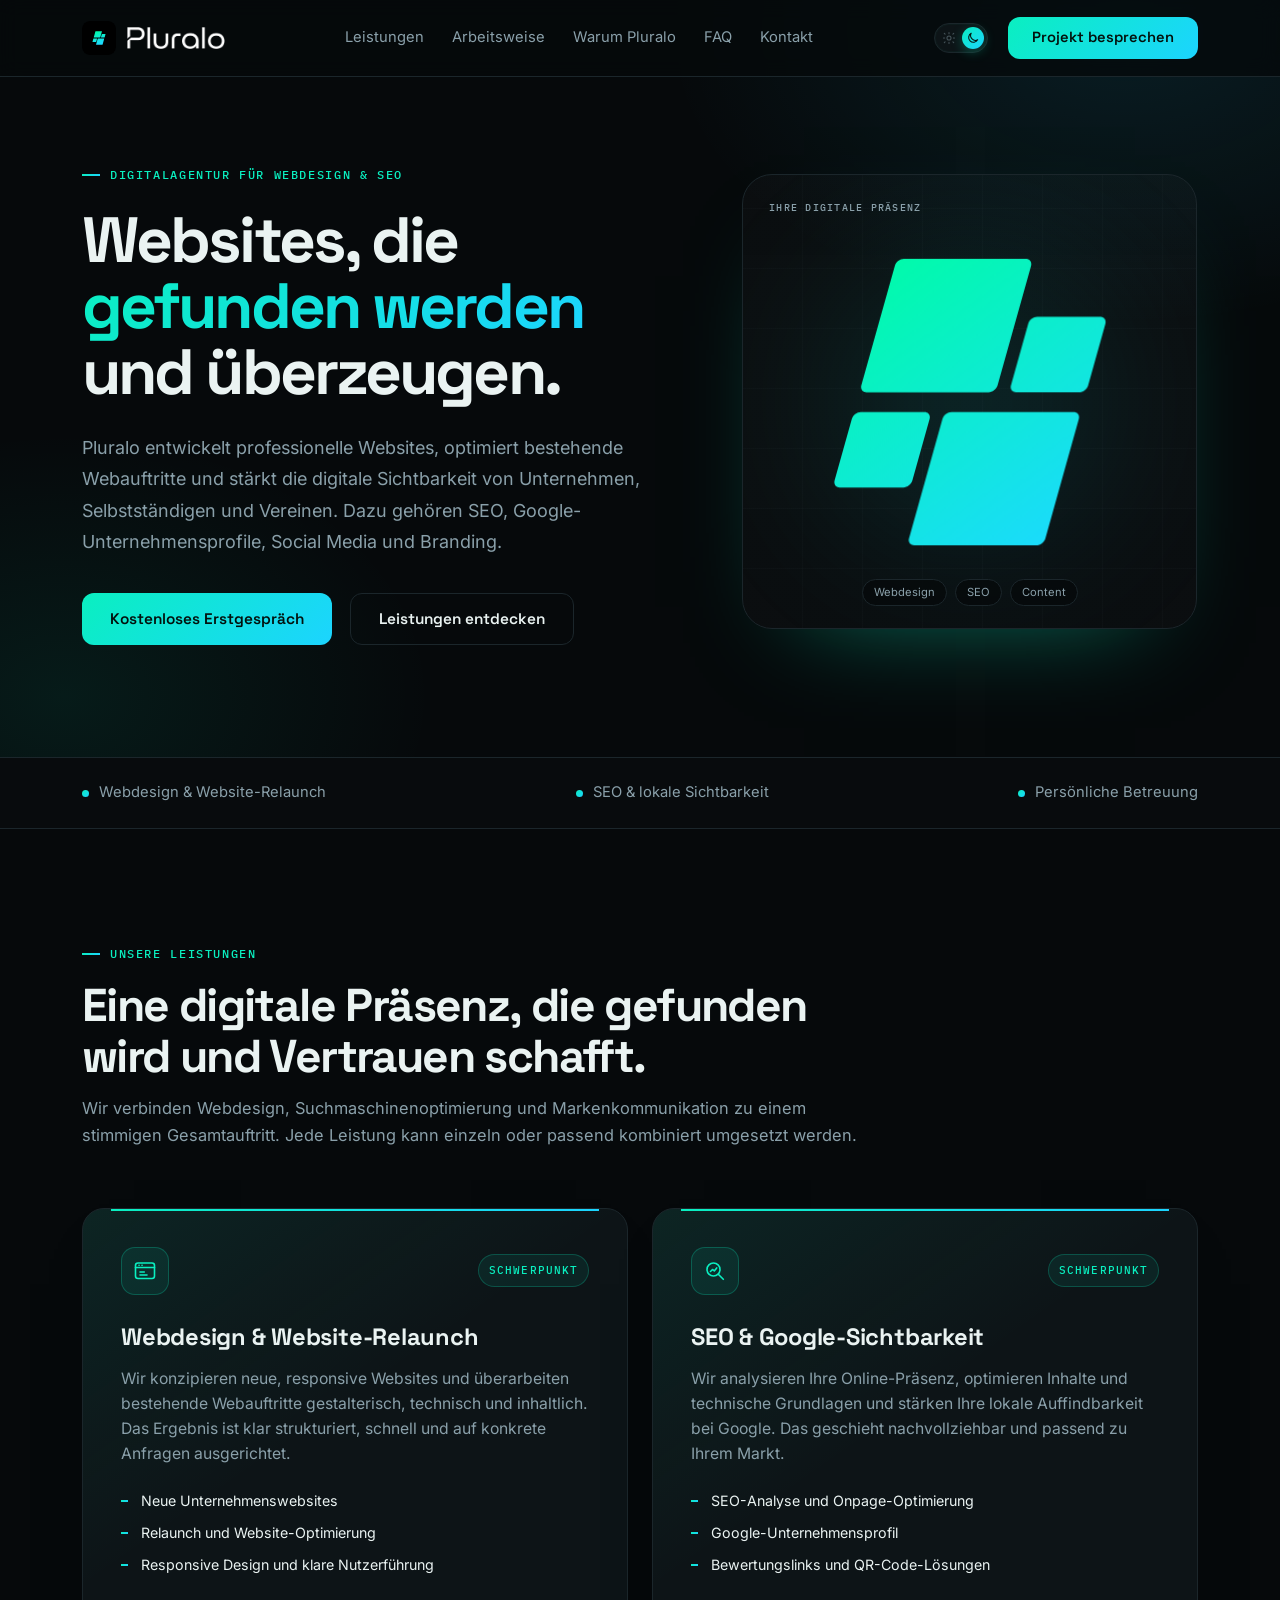
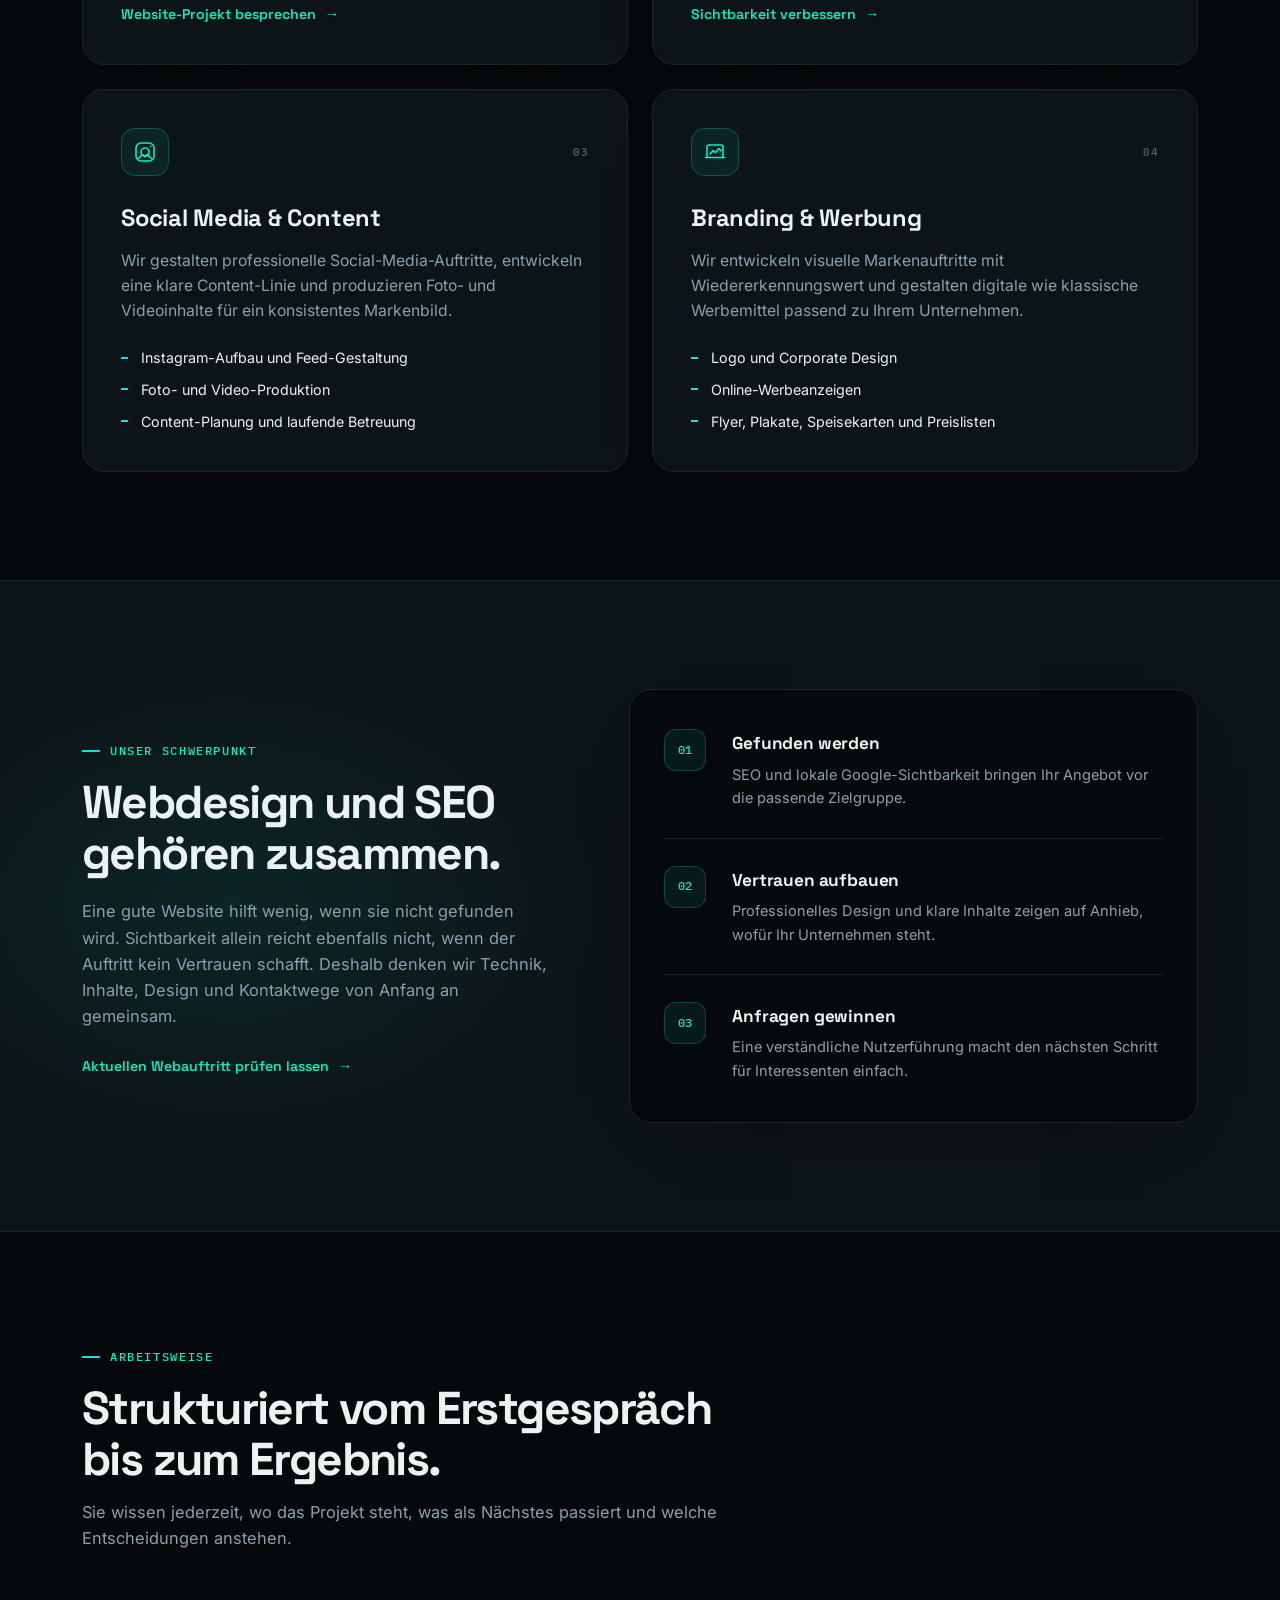
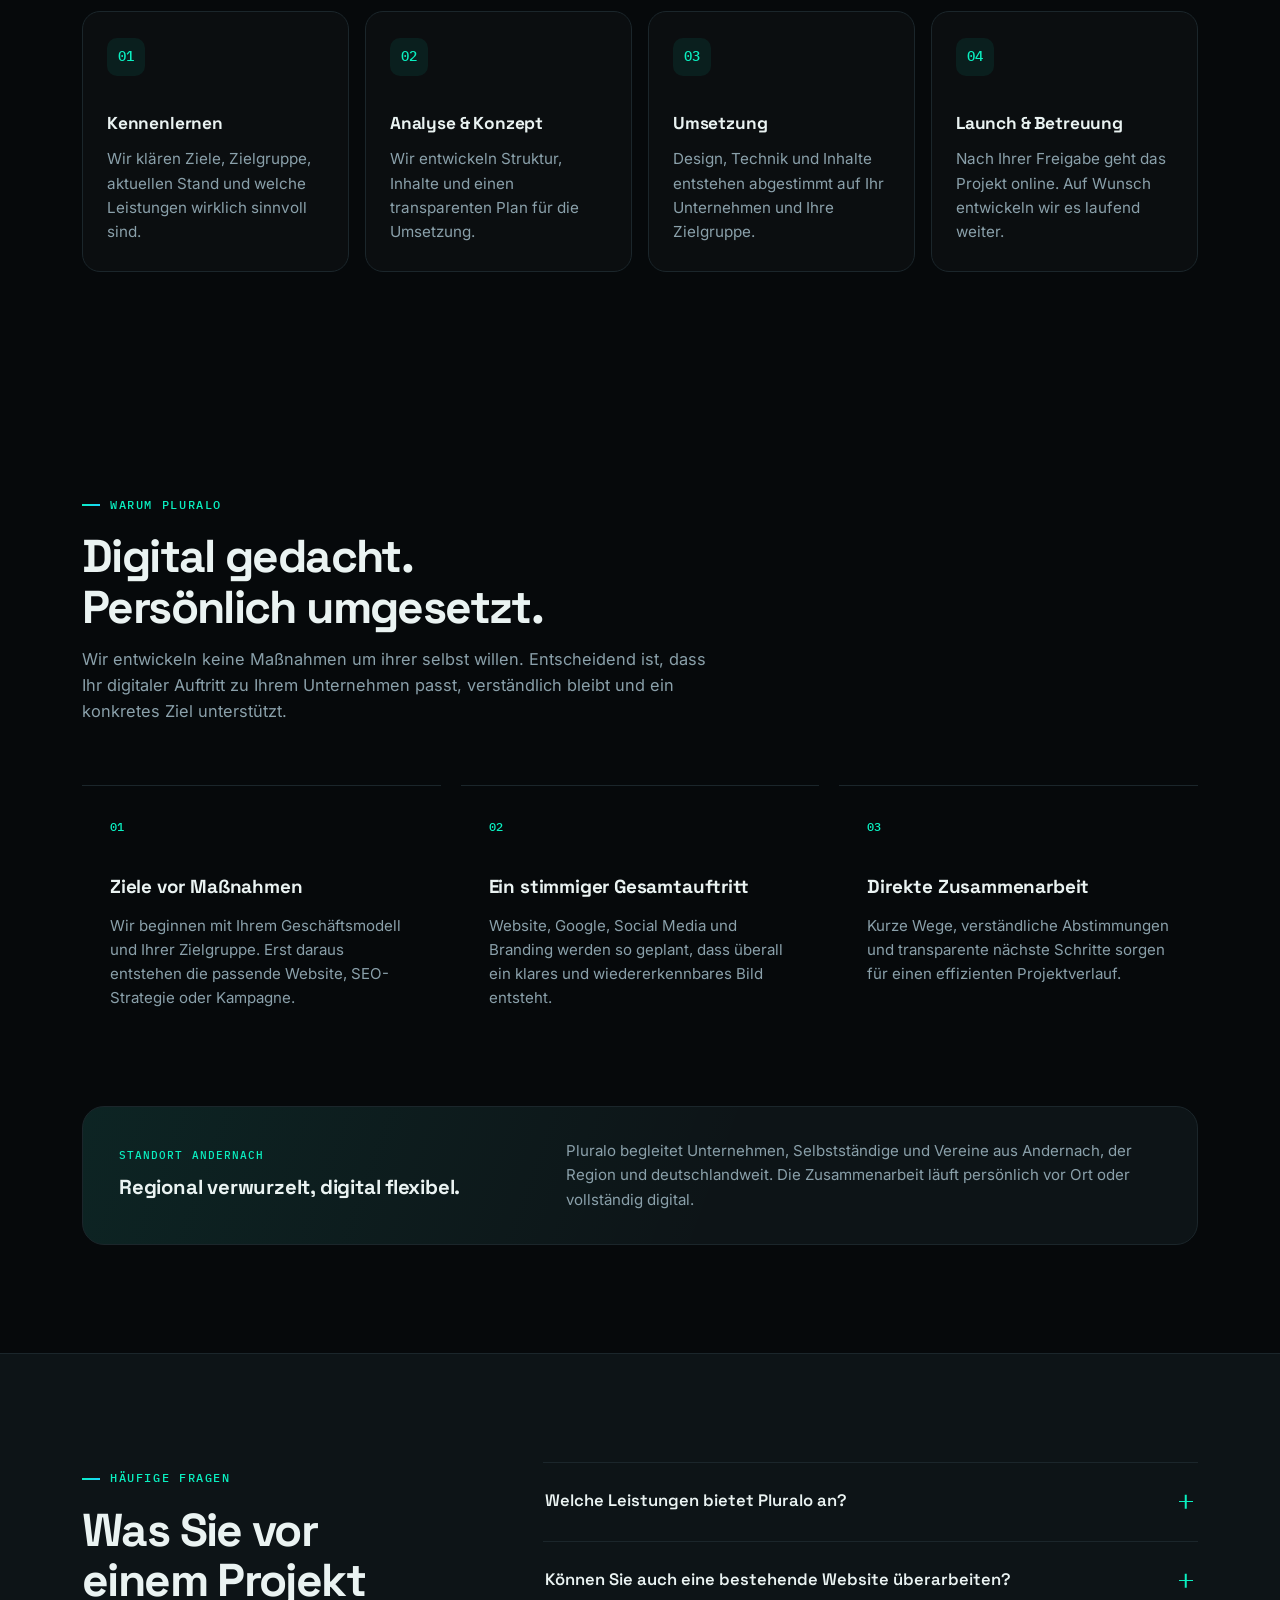
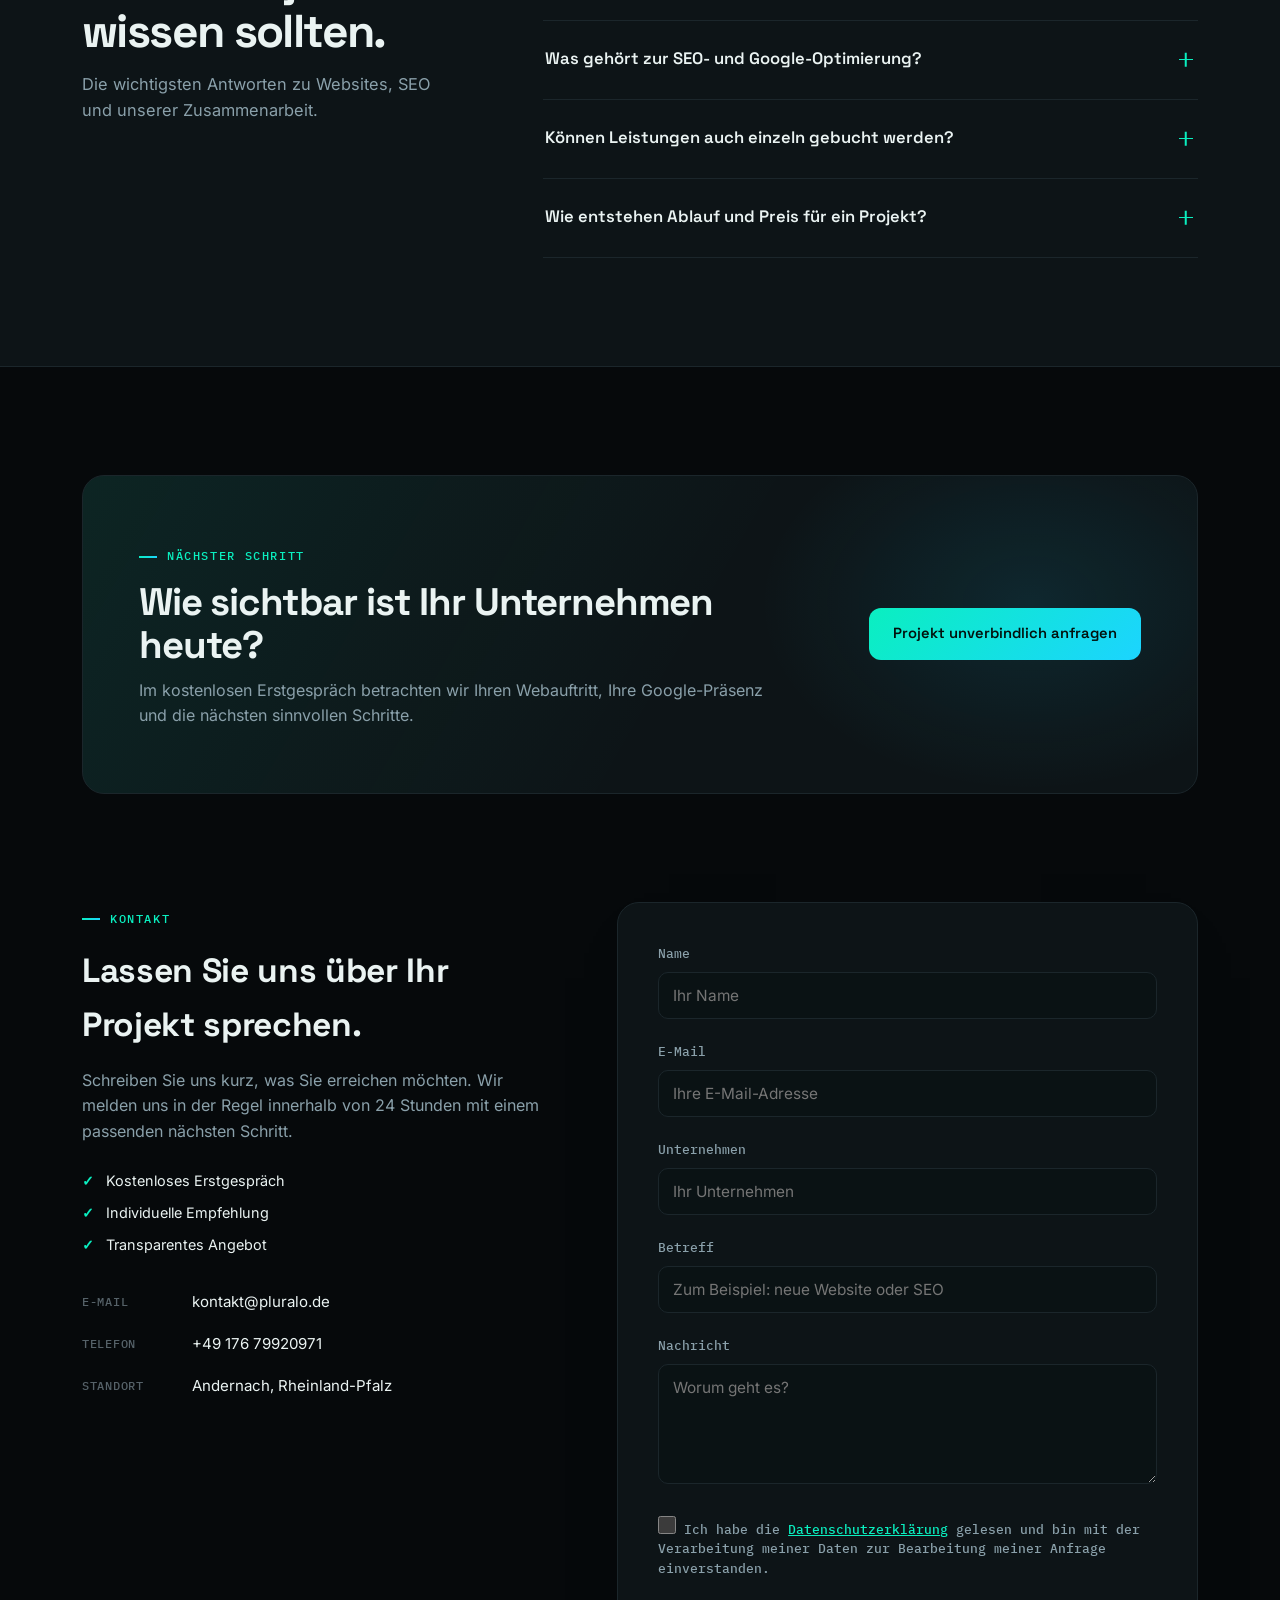
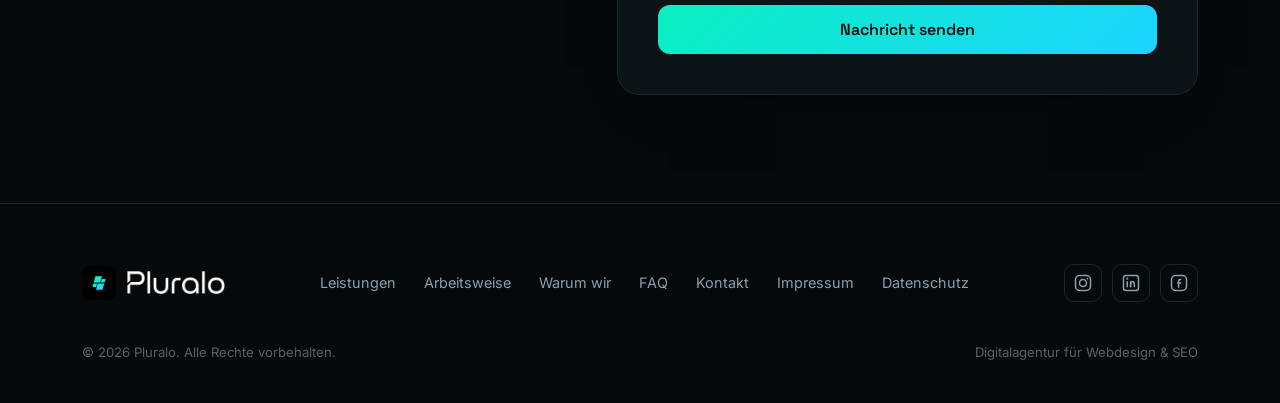
<file: index.html>
<!DOCTYPE html>
<html lang="de" data-theme="dark">
<head>
  <meta charset="UTF-8">
  <meta name="viewport" content="width=device-width, initial-scale=1.0">
  <title>Pluralo | Digitalagentur für Webdesign &amp; SEO in Andernach</title>
  <meta name="description" content="Pluralo ist die Digitalagentur aus Andernach für professionelle Websites, Website-Relaunch, SEO, Google-Sichtbarkeit, Social Media und Branding.">
  <meta name="robots" content="index, follow">
  <meta name="theme-color" id="themeColor" content="#06090b">
  <link rel="canonical" href="https://www.pluralo.de/">

  <meta property="og:type" content="website">
  <meta property="og:locale" content="de_DE">
  <meta property="og:site_name" content="Pluralo">
  <meta property="og:title" content="Pluralo | Webdesign, SEO &amp; digitale Sichtbarkeit">
  <meta property="og:description" content="Professionelle Websites, SEO, Google-Sichtbarkeit, Social Media und Branding für Unternehmen, Selbstständige und Vereine.">
  <meta property="og:url" content="https://www.pluralo.de/">
  <meta property="og:image" content="https://www.pluralo.de/Bilder/pluralobanner.png">
  <meta property="og:image:type" content="image/png">
  <meta property="og:image:width" content="1774">
  <meta property="og:image:height" content="887">
  <meta property="og:image:alt" content="Pluralo, Digitalagentur für Webdesign und SEO">

  <meta name="twitter:card" content="summary_large_image">
  <meta name="twitter:title" content="Pluralo | Webdesign, SEO &amp; digitale Sichtbarkeit">
  <meta name="twitter:description" content="Professionelle Websites, SEO, Google-Sichtbarkeit, Social Media und Branding.">
  <meta name="twitter:image" content="https://www.pluralo.de/Bilder/pluralobanner.png">
  <meta name="twitter:image:alt" content="Pluralo, Digitalagentur für Webdesign und SEO">

  <script type="application/ld+json">
    {
      "@context": "https://schema.org",
      "@graph": [
        {
          "@type": "WebSite",
          "@id": "https://www.pluralo.de/#website",
          "url": "https://www.pluralo.de/",
          "name": "Pluralo",
          "alternateName": "Pluralo Digitalagentur",
          "inLanguage": "de-DE",
          "publisher": {
            "@id": "https://www.pluralo.de/#organization"
          }
        },
        {
          "@type": "Organization",
          "@id": "https://www.pluralo.de/#organization",
          "name": "Pluralo",
          "url": "https://www.pluralo.de/",
          "description": "Digitalagentur aus Andernach für professionelle Websites, Website-Relaunch, SEO, Google-Sichtbarkeit, Social Media, Content-Produktion und Branding.",
          "logo": {
            "@type": "ImageObject",
            "url": "https://www.pluralo.de/Bilder/logo.PNG",
            "contentUrl": "https://www.pluralo.de/Bilder/logo.PNG",
            "width": 500,
            "height": 500
          },
          "image": "https://www.pluralo.de/Bilder/pluralobanner.png",
          "email": "kontakt@pluralo.de",
          "telephone": "+49 176 79920971",
          "address": {
            "@type": "PostalAddress",
            "streetAddress": "Mohrsmühlenweg 75",
            "postalCode": "56626",
            "addressLocality": "Andernach",
            "addressRegion": "Rheinland-Pfalz",
            "addressCountry": "DE"
          },
          "areaServed": {
            "@type": "Country",
            "name": "Deutschland"
          },
          "founder": {
            "@type": "Person",
            "name": "Runi Ahmad"
          },
          "hasOfferCatalog": {
            "@type": "OfferCatalog",
            "name": "Digitale Leistungen von Pluralo",
            "itemListElement": [
              {
                "@type": "Offer",
                "itemOffered": {
                  "@type": "Service",
                  "name": "Webdesign und Website-Relaunch",
                  "description": "Konzeption und Entwicklung neuer Websites sowie technische, gestalterische und inhaltliche Optimierung bestehender Websites."
                }
              },
              {
                "@type": "Offer",
                "itemOffered": {
                  "@type": "Service",
                  "name": "SEO und Google-Sichtbarkeit",
                  "description": "SEO-Analyse, Onpage-Optimierung, Google-Unternehmensprofile und Lösungen zur Gewinnung authentischer Google-Bewertungen."
                }
              },
              {
                "@type": "Offer",
                "itemOffered": {
                  "@type": "Service",
                  "name": "Social Media und Content-Produktion",
                  "description": "Professionelle Social-Media-Auftritte, Content-Planung sowie Foto- und Video-Produktion."
                }
              },
              {
                "@type": "Offer",
                "itemOffered": {
                  "@type": "Service",
                  "name": "Branding und Werbung",
                  "description": "Logo- und Corporate-Design, digitale Werbeanzeigen sowie Flyer, Plakate, Speisekarten und Preislisten."
                }
              }
            ]
          },
          "sameAs": [
            "https://www.instagram.com/pluralo.de/",
            "https://www.linkedin.com/company/pluralo-de/",
            "https://www.facebook.com/profile.php?id=61593038693721"
          ]
        },
        {
          "@type": "WebPage",
          "@id": "https://www.pluralo.de/#webpage",
          "url": "https://www.pluralo.de/",
          "name": "Pluralo | Digitalagentur für Webdesign und SEO",
          "description": "Pluralo entwickelt professionelle Websites, optimiert bestehende Webauftritte und stärkt die digitale Sichtbarkeit mit SEO, Google-Unternehmensprofilen, Social Media und Branding.",
          "inLanguage": "de-DE",
          "isPartOf": {
            "@id": "https://www.pluralo.de/#website"
          },
          "about": {
            "@id": "https://www.pluralo.de/#organization"
          },
          "mainEntity": {
            "@id": "https://www.pluralo.de/#organization"
          }
        },
        {
          "@type": "FAQPage",
          "@id": "https://www.pluralo.de/#faq",
          "inLanguage": "de-DE",
          "mainEntity": [
            {
              "@type": "Question",
              "name": "Welche Leistungen bietet Pluralo an?",
              "acceptedAnswer": {
                "@type": "Answer",
                "text": "Pluralo entwickelt neue Websites, optimiert bestehende Webauftritte und unterstützt bei SEO, Google-Unternehmensprofilen, Social Media, Foto- und Video-Content, Branding sowie digitalen und klassischen Werbemitteln."
              }
            },
            {
              "@type": "Question",
              "name": "Können Sie auch eine bestehende Website überarbeiten?",
              "acceptedAnswer": {
                "@type": "Answer",
                "text": "Ja. Je nach Ausgangslage verbessern wir Gestaltung, Struktur, Inhalte, mobile Darstellung, technische Qualität und Suchmaschinenoptimierung oder entwickeln einen vollständigen Website-Relaunch."
              }
            },
            {
              "@type": "Question",
              "name": "Was gehört zur SEO- und Google-Optimierung?",
              "acceptedAnswer": {
                "@type": "Answer",
                "text": "Der genaue Umfang richtet sich nach Ihrem Bedarf. Dazu können eine SEO-Analyse, technische und inhaltliche Onpage-Optimierung, lokale Suchmaschinenoptimierung, ein Google-Unternehmensprofil sowie Bewertungslinks und QR-Code-Lösungen gehören."
              }
            },
            {
              "@type": "Question",
              "name": "Können Leistungen auch einzeln gebucht werden?",
              "acceptedAnswer": {
                "@type": "Answer",
                "text": "Ja. Sie können mit einer einzelnen Leistung starten oder mehrere Bausteine sinnvoll verbinden. Im Erstgespräch klären wir, welche Lösung für Ihr aktuelles Ziel angemessen ist."
              }
            },
            {
              "@type": "Question",
              "name": "Wie entstehen Ablauf und Preis für ein Projekt?",
              "acceptedAnswer": {
                "@type": "Answer",
                "text": "Nach einem kostenlosen Erstgespräch erhalten Sie ein individuelles Angebot mit klar beschriebenem Leistungsumfang. Der Preis richtet sich nach Ausgangslage, Umfang und gewünschter Betreuung."
              }
            }
          ]
        }
      ]
    }
  </script>

  <link rel="icon" href="/favicon-96x96.png" type="image/png" sizes="96x96">
  <link rel="icon" href="/favicon.svg" type="image/svg+xml" sizes="any">
  <link rel="shortcut icon" href="/favicon.ico">
  <link rel="apple-touch-icon" href="/apple-touch-icon.png" sizes="180x180">
  <meta name="apple-mobile-web-app-title" content="Pluralo">
  <link rel="manifest" href="/site.webmanifest">
  <link rel="preload" href="webfonts/inter-latin-400-normal.woff2" as="font" type="font/woff2" crossorigin>
  <link rel="preload" href="webfonts/space-grotesk-latin-700-normal.woff2" as="font" type="font/woff2" crossorigin>
  <script>
    (() => {
      try {
        const savedTheme = localStorage.getItem('pluralo-theme');
        if (savedTheme === 'light' || savedTheme === 'dark') {
          document.documentElement.dataset.theme = savedTheme;
        }
      } catch (_) {
        // Die Seite bleibt auch ohne lokalen Speicher im Dunkelmodus nutzbar.
      }
    })();
  </script>
  <link rel="stylesheet" href="style.css?v=20260815">
  <script src="vendor/emailjs.min.js" defer></script>
  <script src="script.js?v=20260815" defer></script>
</head>


<body>

<a class="skip-link" href="#main-content">Zum Inhalt springen</a>

<header>
  <nav aria-label="Hauptnavigation">
    <a class="brand" href="#start" aria-label="Pluralo, zur Startseite">
      <img class="brand-icon" src="assets/pluralo-icon.svg" alt="" width="34" height="34">
      <img class="brand-wordmark" src="assets/pluralo-wordmark.svg?v=20260729" alt="" width="102" height="24">
    </a>
    <div class="nav-links" id="mainNav">
      <a href="#leistungen">Leistungen</a>
      <a href="#arbeit">Arbeitsweise</a>
      <a href="#warum-pluralo">Warum Pluralo</a>
      <a href="#faq">FAQ</a>
      <a href="#kontakt">Kontakt</a>
    </div>
    <div class="nav-actions">
      <button class="theme-toggle" id="themeToggle" type="button" role="switch" aria-checked="false" aria-label="Hellmodus aktivieren">
        <span class="theme-toggle-track" aria-hidden="true">
          <svg class="theme-icon theme-icon-sun" viewBox="0 0 24 24">
            <circle cx="12" cy="12" r="3.5"></circle>
            <path d="M12 2.5v2M12 19.5v2M4.5 12h-2M21.5 12h-2M5.3 5.3 3.9 3.9M20.1 20.1l-1.4-1.4M18.7 5.3l1.4-1.4M3.9 20.1l1.4-1.4"></path>
          </svg>
          <svg class="theme-icon theme-icon-moon" viewBox="0 0 24 24">
            <path d="M20 15.1A8.2 8.2 0 0 1 8.9 4a8.2 8.2 0 1 0 11.1 11.1Z"></path>
          </svg>
          <span class="theme-toggle-thumb"></span>
        </span>
      </button>
      <a class="btn btn-primary" href="#kontakt">Projekt besprechen</a>
      <button class="burger" id="burgerBtn" type="button" aria-label="Menü öffnen" aria-controls="mainNav" aria-expanded="false">☰</button>
    </div>
  </nav>
</header>

<main id="main-content">

<section class="hero" id="start">
  <div class="wrap hero-grid">
    <div class="hero-copy">
      <span class="eyebrow">Digitalagentur für Webdesign &amp; SEO</span>
      <h1>Websites, die <em>gefunden werden</em> und überzeugen.</h1>
      <p class="lead">Pluralo entwickelt professionelle Websites, optimiert bestehende Webauftritte und stärkt die digitale Sichtbarkeit von Unternehmen, Selbstständigen und Vereinen. Dazu gehören SEO, Google-Unternehmensprofile, Social Media und Branding.</p>
      <div class="hero-ctas">
        <a class="btn btn-primary" href="#kontakt">Kostenloses Erstgespräch</a>
        <a class="btn btn-ghost" href="#leistungen">Leistungen entdecken</a>
      </div>
    </div>
    <div class="hero-visual" aria-hidden="true">
      <div class="hero-logo-frame">
        <span class="visual-kicker">Ihre digitale Präsenz</span>
        <svg class="hero-logo" viewBox="275 270 450 460" focusable="false">
          <defs>
            <linearGradient id="heroPluraloGradient" x1="360" y1="300" x2="640" y2="700" gradientUnits="userSpaceOnUse">
              <stop offset="0" stop-color="#00FCA8"></stop>
              <stop offset="1" stop-color="#1CDAFF"></stop>
            </linearGradient>
          </defs>
          <g fill="url(#heroPluraloGradient)">
            <path class="hero-logo-piece piece-a" d="M406.5 298.05H578.66c5.523 0 8.746 4.477 7.2 10l-47.078 168.14c-1.547 5.523-7.277 10-12.8 10h-172.16c-5.523 0-8.747-4.477-7.2-10L393.7 308.05c1.546-5.523 7.277-10 12.8-10Z"></path>
            <path class="hero-logo-piece piece-b" d="M594.68 379.784h88.88c5.523 0 8.746 4.477 7.2 10l-24.192 86.4c-1.546 5.523-7.277 10-12.8 10h-88.88c-5.522 0-8.746-4.477-7.2-10l24.192-86.4c1.546-5.523 7.277-10 12.8-10Z"></path>
            <path class="hero-logo-piece piece-c" d="M345.9 513.932h89.7c5.523 0 8.746 4.477 7.2 10l-24.203 86.44c-1.546 5.523-7.277 10-12.8 10h-89.7c-5.523 0-8.746-4.477-7.2-10l24.203-86.44c1.546-5.523 7.277-10 12.8-10Z"></path>
            <path class="hero-logo-piece piece-d" d="M473.74 513.932H646.1c5.523 0 8.746 4.477 7.2 10l-47.056 168.06c-1.546 5.523-7.277 10-12.8 10h-172.36c-5.523 0-8.746-4.477-7.2-10l47.056-168.06c1.546-5.523 7.277-10 12.8-10Z"></path>
          </g>
        </svg>
        <div class="visual-tags">
          <span>Webdesign</span>
          <span>SEO</span>
          <span>Content</span>
        </div>
      </div>
    </div>
  </div>
</section>

<div class="chipbar">
  <div class="wrap">
    <div class="chip"><span class="dot"></span>Webdesign &amp; Website-Relaunch</div>
    <div class="chip"><span class="dot"></span>SEO &amp; lokale Sichtbarkeit</div>
    <div class="chip"><span class="dot"></span>Persönliche Betreuung</div>
  </div>
</div>

<section class="sec" id="leistungen">
  <div class="wrap">
    <div class="sec-head sec-head-wide reveal">
      <span class="eyebrow">Unsere Leistungen</span>
      <h2>Eine digitale Präsenz, die gefunden wird und Vertrauen schafft.</h2>
      <p>Wir verbinden Webdesign, Suchmaschinenoptimierung und Markenkommunikation zu einem stimmigen Gesamtauftritt. Jede Leistung kann einzeln oder passend kombiniert umgesetzt werden.</p>
    </div>
    <div class="service-grid">
      <article class="service-card service-card-focus reveal">
        <div class="service-topline">
          <span class="service-icon" aria-hidden="true">
            <svg viewBox="0 0 24 24"><rect x="2.5" y="4" width="19" height="15.5" rx="2.5"></rect><path d="M2.5 8.5h19M6 6.3h.1M9 6.3h.1M7 13h4.3M7 16h7"></path></svg>
          </span>
          <span class="service-badge">Schwerpunkt</span>
        </div>
        <h3>Webdesign &amp; Website-Relaunch</h3>
        <p>Wir konzipieren neue, responsive Websites und überarbeiten bestehende Webauftritte gestalterisch, technisch und inhaltlich. Das Ergebnis ist klar strukturiert, schnell und auf konkrete Anfragen ausgerichtet.</p>
        <ul class="service-list">
          <li>Neue Unternehmenswebsites</li>
          <li>Relaunch und Website-Optimierung</li>
          <li>Responsive Design und klare Nutzerführung</li>
        </ul>
        <a class="text-link" href="#kontakt">Website-Projekt besprechen <span aria-hidden="true">→</span></a>
      </article>

      <article class="service-card service-card-focus reveal">
        <div class="service-topline">
          <span class="service-icon" aria-hidden="true">
            <svg viewBox="0 0 24 24"><circle cx="10.5" cy="10.5" r="6.5"></circle><path d="m15.3 15.3 5 5M7.5 12.5l2-2 1.8 1.4 2.4-3"></path></svg>
          </span>
          <span class="service-badge">Schwerpunkt</span>
        </div>
        <h3>SEO &amp; Google-Sichtbarkeit</h3>
        <p>Wir analysieren Ihre Online-Präsenz, optimieren Inhalte und technische Grundlagen und stärken Ihre lokale Auffindbarkeit bei Google. Das geschieht nachvollziehbar und passend zu Ihrem Markt.</p>
        <ul class="service-list">
          <li>SEO-Analyse und Onpage-Optimierung</li>
          <li>Google-Unternehmensprofil</li>
          <li>Bewertungslinks und QR-Code-Lösungen</li>
        </ul>
        <a class="text-link" href="#kontakt">Sichtbarkeit verbessern <span aria-hidden="true">→</span></a>
      </article>

      <article class="service-card reveal">
        <div class="service-topline">
          <span class="service-icon" aria-hidden="true">
            <svg viewBox="0 0 24 24"><rect x="3" y="3" width="18" height="18" rx="5"></rect><circle cx="12" cy="12" r="4"></circle><path d="M17.5 6.5h.1M5.5 18.5l4-4 2.3 2.3 2.2-2.2 4.5 3.9"></path></svg>
          </span>
          <span class="service-number">03</span>
        </div>
        <h3>Social Media &amp; Content</h3>
        <p>Wir gestalten professionelle Social-Media-Auftritte, entwickeln eine klare Content-Linie und produzieren Foto- und Videoinhalte für ein konsistentes Markenbild.</p>
        <ul class="service-list">
          <li>Instagram-Aufbau und Feed-Gestaltung</li>
          <li>Foto- und Video-Produktion</li>
          <li>Content-Planung und laufende Betreuung</li>
        </ul>
      </article>

      <article class="service-card reveal">
        <div class="service-topline">
          <span class="service-icon" aria-hidden="true">
            <svg viewBox="0 0 24 24"><path d="M4 17.5V6.8c0-1 .8-1.8 1.8-1.8h12.4c1 0 1.8.8 1.8 1.8v10.7"></path><path d="M2.5 17.5h19M7 14l3.2-3.4 2.2 2 3.5-4.1 2.1 2.4"></path></svg>
          </span>
          <span class="service-number">04</span>
        </div>
        <h3>Branding &amp; Werbung</h3>
        <p>Wir entwickeln visuelle Markenauftritte mit Wiedererkennungswert und gestalten digitale wie klassische Werbemittel passend zu Ihrem Unternehmen.</p>
        <ul class="service-list">
          <li>Logo und Corporate Design</li>
          <li>Online-Werbeanzeigen</li>
          <li>Flyer, Plakate, Speisekarten und Preislisten</li>
        </ul>
      </article>
    </div>
  </div>
</section>

<section class="sec sec-raised focus-section">
  <div class="wrap focus-grid">
    <div class="focus-copy reveal">
      <span class="eyebrow">Unser Schwerpunkt</span>
      <h2>Webdesign und SEO gehören zusammen.</h2>
      <p>Eine gute Website hilft wenig, wenn sie nicht gefunden wird. Sichtbarkeit allein reicht ebenfalls nicht, wenn der Auftritt kein Vertrauen schafft. Deshalb denken wir Technik, Inhalte, Design und Kontaktwege von Anfang an gemeinsam.</p>
      <a class="text-link" href="#kontakt">Aktuellen Webauftritt prüfen lassen <span aria-hidden="true">→</span></a>
    </div>
    <div class="focus-flow reveal">
      <div class="flow-item">
        <span class="flow-num">01</span>
        <div>
          <h3>Gefunden werden</h3>
          <p>SEO und lokale Google-Sichtbarkeit bringen Ihr Angebot vor die passende Zielgruppe.</p>
        </div>
      </div>
      <div class="flow-item">
        <span class="flow-num">02</span>
        <div>
          <h3>Vertrauen aufbauen</h3>
          <p>Professionelles Design und klare Inhalte zeigen auf Anhieb, wofür Ihr Unternehmen steht.</p>
        </div>
      </div>
      <div class="flow-item">
        <span class="flow-num">03</span>
        <div>
          <h3>Anfragen gewinnen</h3>
          <p>Eine verständliche Nutzerführung macht den nächsten Schritt für Interessenten einfach.</p>
        </div>
      </div>
    </div>
  </div>
</section>

<section class="sec" id="arbeit">
  <div class="wrap">
    <div class="sec-head reveal">
      <span class="eyebrow">Arbeitsweise</span>
      <h2>Strukturiert vom Erstgespräch bis zum Ergebnis.</h2>
      <p>Sie wissen jederzeit, wo das Projekt steht, was als Nächstes passiert und welche Entscheidungen anstehen.</p>
    </div>
    <div class="process process-four">
      <div class="step reveal">
        <span class="num">01</span>
        <h3>Kennenlernen</h3>
        <p>Wir klären Ziele, Zielgruppe, aktuellen Stand und welche Leistungen wirklich sinnvoll sind.</p>
      </div>
      <div class="step reveal">
        <span class="num">02</span>
        <h3>Analyse &amp; Konzept</h3>
        <p>Wir entwickeln Struktur, Inhalte und einen transparenten Plan für die Umsetzung.</p>
      </div>
      <div class="step reveal">
        <span class="num">03</span>
        <h3>Umsetzung</h3>
        <p>Design, Technik und Inhalte entstehen abgestimmt auf Ihr Unternehmen und Ihre Zielgruppe.</p>
      </div>
      <div class="step reveal">
        <span class="num">04</span>
        <h3>Launch &amp; Betreuung</h3>
        <p>Nach Ihrer Freigabe geht das Projekt online. Auf Wunsch entwickeln wir es laufend weiter.</p>
      </div>
    </div>
  </div>
</section>

<section class="sec" id="warum-pluralo">
  <div class="wrap">
    <div class="sec-head reveal">
      <span class="eyebrow">Warum Pluralo</span>
      <h2>Digital gedacht. Persönlich umgesetzt.</h2>
      <p>Wir entwickeln keine Maßnahmen um ihrer selbst willen. Entscheidend ist, dass Ihr digitaler Auftritt zu Ihrem Unternehmen passt, verständlich bleibt und ein konkretes Ziel unterstützt.</p>
    </div>
    <div class="value-grid">
      <article class="value-card reveal">
        <span class="value-index">01</span>
        <h3>Ziele vor Maßnahmen</h3>
        <p>Wir beginnen mit Ihrem Geschäftsmodell und Ihrer Zielgruppe. Erst daraus entstehen die passende Website, SEO-Strategie oder Kampagne.</p>
      </article>
      <article class="value-card reveal">
        <span class="value-index">02</span>
        <h3>Ein stimmiger Gesamtauftritt</h3>
        <p>Website, Google, Social Media und Branding werden so geplant, dass überall ein klares und wiedererkennbares Bild entsteht.</p>
      </article>
      <article class="value-card reveal">
        <span class="value-index">03</span>
        <h3>Direkte Zusammenarbeit</h3>
        <p>Kurze Wege, verständliche Abstimmungen und transparente nächste Schritte sorgen für einen effizienten Projektverlauf.</p>
      </article>
    </div>
    <div class="location-panel reveal">
      <div>
        <span class="location-label">Standort Andernach</span>
        <h3>Regional verwurzelt, digital flexibel.</h3>
      </div>
      <p>Pluralo begleitet Unternehmen, Selbstständige und Vereine aus Andernach, der Region und deutschlandweit. Die Zusammenarbeit läuft persönlich vor Ort oder vollständig digital.</p>
    </div>
  </div>
</section>

<section class="sec sec-raised" id="faq">
  <div class="wrap faq-grid">
    <div class="sec-head reveal">
      <span class="eyebrow">Häufige Fragen</span>
      <h2>Was Sie vor einem Projekt wissen sollten.</h2>
      <p>Die wichtigsten Antworten zu Websites, SEO und unserer Zusammenarbeit.</p>
    </div>
    <div class="faq-list reveal">
      <details>
        <summary>Welche Leistungen bietet Pluralo an?<span aria-hidden="true"></span></summary>
        <p>Pluralo entwickelt neue Websites, optimiert bestehende Webauftritte und unterstützt bei SEO, Google-Unternehmensprofilen, Social Media, Foto- und Video-Content, Branding sowie digitalen und klassischen Werbemitteln.</p>
      </details>
      <details>
        <summary>Können Sie auch eine bestehende Website überarbeiten?<span aria-hidden="true"></span></summary>
        <p>Ja. Je nach Ausgangslage verbessern wir Gestaltung, Struktur, Inhalte, mobile Darstellung, technische Qualität und Suchmaschinenoptimierung oder entwickeln einen vollständigen Website-Relaunch.</p>
      </details>
      <details>
        <summary>Was gehört zur SEO- und Google-Optimierung?<span aria-hidden="true"></span></summary>
        <p>Der genaue Umfang richtet sich nach Ihrem Bedarf. Dazu können eine SEO-Analyse, technische und inhaltliche Onpage-Optimierung, lokale Suchmaschinenoptimierung, ein Google-Unternehmensprofil sowie Bewertungslinks und QR-Code-Lösungen gehören.</p>
      </details>
      <details>
        <summary>Können Leistungen auch einzeln gebucht werden?<span aria-hidden="true"></span></summary>
        <p>Ja. Sie können mit einer einzelnen Leistung starten oder mehrere Bausteine sinnvoll verbinden. Im Erstgespräch klären wir, welche Lösung für Ihr aktuelles Ziel angemessen ist.</p>
      </details>
      <details>
        <summary>Wie entstehen Ablauf und Preis für ein Projekt?<span aria-hidden="true"></span></summary>
        <p>Nach einem kostenlosen Erstgespräch erhalten Sie ein individuelles Angebot mit klar beschriebenem Leistungsumfang. Der Preis richtet sich nach Ausgangslage, Umfang und gewünschter Betreuung.</p>
      </details>
    </div>
  </div>
</section>

<section class="sec sec-compact-bottom">
  <div class="wrap">
    <div class="cta-banner reveal">
      <div>
        <span class="eyebrow">Nächster Schritt</span>
        <h2>Wie sichtbar ist Ihr Unternehmen heute?</h2>
        <p>Im kostenlosen Erstgespräch betrachten wir Ihren Webauftritt, Ihre Google-Präsenz und die nächsten sinnvollen Schritte.</p>
      </div>
      <a class="btn btn-primary" href="#kontakt">Projekt unverbindlich anfragen</a>
    </div>
  </div>
</section>

<section class="sec" id="kontakt">
  <div class="wrap contact-grid">
    <div class="contact-info reveal">
      <span class="eyebrow">Kontakt</span>
      <h2>Lassen Sie uns über Ihr Projekt sprechen.</h2>
      <p>Schreiben Sie uns kurz, was Sie erreichen möchten. Wir melden uns in der Regel innerhalb von 24 Stunden mit einem passenden nächsten Schritt.</p>
      <ul class="contact-benefits">
        <li>Kostenloses Erstgespräch</li>
        <li>Individuelle Empfehlung</li>
        <li>Transparentes Angebot</li>
      </ul>
      <div class="info-row"><span class="lbl">E-Mail</span><a href="mailto:kontakt@pluralo.de">kontakt@pluralo.de</a></div>
      <div class="info-row"><span class="lbl">Telefon</span><a href="tel:+4917679920971">+49&nbsp;176&nbsp;79920971</a></div>
      <div class="info-row"><span class="lbl">Standort</span><span>Andernach, Rheinland-Pfalz</span></div>
    </div>

    <form id="contactForm" novalidate aria-label="Kontaktformular">
      <div class="field" data-field="name">
        <label for="name">Name</label>
        <input type="text" id="name" name="name" placeholder="Ihr Name" autocomplete="name" maxlength="100" required aria-describedby="nameError">
        <span class="err" id="nameError">Bitte geben Sie Ihren Namen ein.</span>
      </div>
      <div class="field" data-field="email">
        <label for="email">E-Mail</label>
        <input type="email" id="email" name="email" placeholder="Ihre E-Mail-Adresse" autocomplete="email" inputmode="email" maxlength="254" required aria-describedby="emailError">
        <span class="err" id="emailError">Bitte geben Sie eine gültige E-Mail-Adresse ein.</span>
      </div>
      <div class="field" data-field="company">
        <label for="company">Unternehmen</label>
        <input type="text" id="company" name="company" placeholder="Ihr Unternehmen" autocomplete="organization" maxlength="120" required aria-describedby="companyError">
        <span class="err" id="companyError">Bitte geben Sie Ihr Unternehmen ein.</span>
      </div>
      <div class="field" data-field="subject">
        <label for="subject">Betreff</label>
        <input type="text" id="subject" name="subject" placeholder="Zum Beispiel: neue Website oder SEO" maxlength="150" required aria-describedby="subjectError">
        <span class="err" id="subjectError">Bitte geben Sie einen Betreff ein.</span>
      </div>
      <div class="field" data-field="message">
        <label for="message">Nachricht</label>
        <textarea id="message" name="message" placeholder="Worum geht es?" maxlength="2000" required aria-describedby="messageError"></textarea>
        <span class="err" id="messageError">Bitte schreiben Sie uns eine kurze Nachricht.</span>
      </div>
      <div class="field field-consent" data-field="consent">
        <label class="consent-label">
          <input type="checkbox" id="consent" name="consent" required aria-describedby="consentError">
          <span>Ich habe die <a href="#datenschutzBox" id="datenschutzLinkInline">Datenschutzerklärung</a> gelesen und bin mit der Verarbeitung meiner Daten zur Bearbeitung meiner Anfrage einverstanden.</span>
        </label>
        <span class="err" id="consentError">Bitte stimmen Sie der Datenschutzerklärung zu.</span>
      </div>
      <div class="hp-field" aria-hidden="true">
        <label for="website">Website</label>
        <input type="text" id="website" name="website" tabindex="-1" autocomplete="off">
      </div>
      <button type="submit" class="btn btn-primary form-submit">Nachricht senden</button>
      <p class="form-error" id="formError" role="alert" aria-live="assertive" hidden></p>
      <p class="form-success" id="formSuccess" role="status" aria-live="polite">Danke! Ihre Nachricht ist angekommen, wir melden uns in Kürze.</p>
    </form>
  </div>
</section>

</main>

<footer>
  <div class="wrap">
    <div class="foot-top">
      <a class="brand" href="#start" aria-label="Pluralo, zur Startseite"><img class="brand-icon" src="assets/pluralo-icon.svg" alt="" width="34" height="34"><img class="brand-wordmark" src="assets/pluralo-wordmark.svg?v=20260729" alt="" width="102" height="24"></a>
      <div class="foot-links">
        <a href="#leistungen">Leistungen</a>
        <a href="#arbeit">Arbeitsweise</a>
        <a href="#warum-pluralo">Warum wir</a>
        <a href="#faq">FAQ</a>
        <a href="#kontakt">Kontakt</a>
        <a href="#impressumBox" id="impressumLink">Impressum</a>
        <a href="#datenschutzBox" id="datenschutzLink">Datenschutz</a>
      </div>
      <div class="foot-social">
        <a href="https://www.instagram.com/pluralo.de/" target="_blank" rel="noopener noreferrer" aria-label="Pluralo auf Instagram">
          <svg viewBox="0 0 24 24" width="20" height="20" fill="none" stroke="currentColor" stroke-width="1.8">
            <rect x="3" y="3" width="18" height="18" rx="5"/>
            <circle cx="12" cy="12" r="4.2"/>
            <circle cx="17.3" cy="6.7" r="1.1" fill="currentColor" stroke="none"/>
          </svg>
        </a>
        <a href="https://www.linkedin.com/company/pluralo-de/" target="_blank" rel="noopener noreferrer" aria-label="Pluralo auf LinkedIn">
          <svg viewBox="0 0 24 24" width="20" height="20" fill="none" stroke="currentColor" stroke-width="1.8">
            <rect x="3" y="3" width="18" height="18" rx="3"/>
            <line x1="7.5" y1="10" x2="7.5" y2="17"/>
            <circle cx="7.5" cy="6.8" r="0.4" fill="currentColor"/>
            <path d="M11.5 17v-4.2c0-1.7 1-2.6 2.3-2.6 1.3 0 2.2 0.9 2.2 2.6V17"/>
            <line x1="11.5" y1="10" x2="11.5" y2="17"/>
          </svg>
        </a>
        <a href="https://www.facebook.com/profile.php?id=61593038693721" target="_blank" rel="noopener noreferrer" aria-label="Pluralo auf Facebook">
          <svg viewBox="0 0 24 24" width="20" height="20" fill="none" stroke="currentColor" stroke-width="1.8">
            <rect x="3" y="3" width="18" height="18" rx="5"/>
            <path d="M14.8 7.8h-1.4c-1.1 0-1.9.7-1.9 1.9v7.9"/>
            <line x1="9.8" y1="12.1" x2="14.6" y2="12.1"/>
          </svg>
        </a>
      </div>
    </div>
    <div class="foot-bottom">
      <span>© 2026 Pluralo. Alle Rechte vorbehalten.</span>
      <span>Digitalagentur für Webdesign &amp; SEO</span>
    </div>

    <div class="impressum-box" id="impressumBox">
      <h2>Impressum</h2>
      <h3>Angaben gemäß § 5 DDG</h3>
      <p>Pluralo<br>Mohrsmühlenweg 75<br>56626 Andernach</p>
      <h3>Vertreten durch</h3>
      <p>Runi Ahmad</p>
      <h3>Kontakt</h3>
      <p><a class="legal-link" href="mailto:kontakt@pluralo.de">kontakt@pluralo.de</a><br>+49 176 79920971</p>
      <h3>Verantwortlich für den Inhalt nach § 18 Abs. 2 MStV</h3>
      <p>Runi Ahmad<br>Mohrsmühlenweg 75<br>56626 Andernach</p>
    </div>

    <div class="impressum-box" id="datenschutzBox">
      <h2>Datenschutzerklärung</h2>

      <h3>1. Verantwortlicher</h3>
      <p>Runi Ahmad (Pluralo)<br>Mohrsmühlenweg 75<br>56626 Andernach<br>E-Mail: <a class="legal-link" href="mailto:kontakt@pluralo.de">kontakt@pluralo.de</a></p>

      <h3>2. Server-Log-Files</h3>
      <p>Diese Website wird über GitHub Pages bereitgestellt. Kontaktadressen des Anbieters sind GitHub B.V., Prins Bernhardplein 200, 1097 JB Amsterdam, Niederlande, und GitHub, Inc., 88 Colin P. Kelly Jr. Street, San Francisco, CA 94107, USA.</p>
      <p>Beim Aufruf der Website werden insbesondere die IP-Adresse sowie weitere technische Verbindungsdaten verarbeitet. GitHub gibt an, die IP-Adresse von Besuchern einer GitHub-Pages-Website zu Sicherheitszwecken zu protokollieren und zu speichern. Die Verarbeitung erfolgt auf Grundlage von Art. 6 Abs. 1 lit. f DSGVO in unserem berechtigten Interesse an einer sicheren und zuverlässigen Bereitstellung der Website. Eine Verarbeitung in den USA und anderen Drittländern kann nicht ausgeschlossen werden. GitHub stützt solche Übermittlungen nach eigenen Angaben unter anderem auf das EU-US Data Privacy Framework und die Standardvertragsklauseln der Europäischen Kommission. Weitere Informationen finden Sie in der <a class="legal-link" href="https://docs.github.com/de/site-policy/privacy-policies/github-general-privacy-statement" target="_blank" rel="noopener noreferrer">Datenschutzerklärung von GitHub</a>.</p>

      <h3>3. Kontaktformular</h3>
      <p>Wenn Sie uns über das Kontaktformular schreiben, verarbeiten wir die von Ihnen angegebenen Daten (Name, E-Mail-Adresse, Unternehmen, Betreff, Nachricht) ausschließlich zur Bearbeitung Ihrer Anfrage und für den Fall von Anschlussfragen. Rechtsgrundlage ist Art. 6 Abs. 1 lit. b DSGVO (vorvertragliche Anfrage) bzw. Art. 6 Abs. 1 lit. a DSGVO (Ihre Einwilligung).</p>
      <p>Zur technischen Zustellung der Formularinhalte per E-Mail nutzen wir den Dienst EmailJS der EmailJS Pte. Ltd. Dabei werden die eingegebenen Formulardaten und technische Metadaten an EmailJS übermittelt. EmailJS gibt an, die hierfür genutzten Server in den USA zu betreiben und Übermittlungen personenbezogener Daten aus der EU auf Standardvertragsklauseln der Europäischen Kommission zu stützen. Weitere Informationen finden Sie in der <a class="legal-link" href="https://www.emailjs.com/legal/privacy-policy/" target="_blank" rel="noopener noreferrer">Datenschutzerklärung</a> und der <a class="legal-link" href="https://www.emailjs.com/legal/data-protection-agreement/" target="_blank" rel="noopener noreferrer">Datenverarbeitungsvereinbarung von EmailJS</a>.</p>

      <h3>4. Cookies &amp; Schriftarten</h3>
      <p>Diese Website setzt aktuell keine Cookies zu Analyse- oder Marketingzwecken ein. Die gewählte Hell- oder Dunkelansicht wird ausschließlich lokal in Ihrem Browser gespeichert. Alle verwendeten Schriftarten werden direkt von dieser Website geladen; es findet keine Verbindung zu externen Font-Anbietern statt.</p>

      <h3>5. Ihre Rechte</h3>
      <p>Sie haben jederzeit das Recht auf Auskunft, Berichtigung, Löschung oder Einschränkung der Verarbeitung Ihrer personenbezogenen Daten sowie ein Recht auf Datenübertragbarkeit und Widerspruch. Zudem steht Ihnen ein Beschwerderecht bei der zuständigen Datenschutzaufsichtsbehörde zu. Wenden Sie sich hierzu gerne an die oben genannte Kontaktadresse.</p>

      <h3>6. Speicherdauer</h3>
      <p>Ihre über das Kontaktformular übermittelten Daten werden gelöscht, sobald sie für die Bearbeitung Ihrer Anfrage nicht mehr erforderlich sind, sofern keine gesetzlichen Aufbewahrungspflichten entgegenstehen.</p>

      <h3>7. Änderung dieser Datenschutzerklärung</h3>
      <p>Wir passen diese Datenschutzerklärung an, sobald sich die zugrunde liegende Datenverarbeitung ändert. Es gilt jeweils die aktuelle, auf dieser Seite veröffentlichte Fassung.</p>
    </div>
  </div>
</footer>

</body>
</html>
</file>
<file: style.css>
/* space-grotesk-latin-500-normal */
@font-face {
  font-family: 'Space Grotesk';
  font-style: normal;
  font-display: swap;
  font-weight: 500;
  src: url(webfonts/space-grotesk-latin-500-normal.woff2) format('woff2');
  unicode-range: U+0000-00FF,U+0131,U+0152-0153,U+02BB-02BC,U+02C6,U+02DA,U+02DC,U+0304,U+0308,U+0329,U+2000-206F,U+20AC,U+2122,U+2191,U+2193,U+2212,U+2215,U+FEFF,U+FFFD;
}

/* space-grotesk-latin-600-normal */
@font-face {
  font-family: 'Space Grotesk';
  font-style: normal;
  font-display: swap;
  font-weight: 600;
  src: url(webfonts/space-grotesk-latin-600-normal.woff2) format('woff2');
  unicode-range: U+0000-00FF,U+0131,U+0152-0153,U+02BB-02BC,U+02C6,U+02DA,U+02DC,U+0304,U+0308,U+0329,U+2000-206F,U+20AC,U+2122,U+2191,U+2193,U+2212,U+2215,U+FEFF,U+FFFD;
}

/* space-grotesk-latin-700-normal */
@font-face {
  font-family: 'Space Grotesk';
  font-style: normal;
  font-display: swap;
  font-weight: 700;
  src: url(webfonts/space-grotesk-latin-700-normal.woff2) format('woff2');
  unicode-range: U+0000-00FF,U+0131,U+0152-0153,U+02BB-02BC,U+02C6,U+02DA,U+02DC,U+0304,U+0308,U+0329,U+2000-206F,U+20AC,U+2122,U+2191,U+2193,U+2212,U+2215,U+FEFF,U+FFFD;
}

/* inter-latin-400-normal */
@font-face {
  font-family: 'Inter';
  font-style: normal;
  font-display: swap;
  font-weight: 400;
  src: url(webfonts/inter-latin-400-normal.woff2) format('woff2');
  unicode-range: U+0000-00FF,U+0131,U+0152-0153,U+02BB-02BC,U+02C6,U+02DA,U+02DC,U+0304,U+0308,U+0329,U+2000-206F,U+20AC,U+2122,U+2191,U+2193,U+2212,U+2215,U+FEFF,U+FFFD;
}

/* inter-latin-500-normal */
@font-face {
  font-family: 'Inter';
  font-style: normal;
  font-display: swap;
  font-weight: 500;
  src: url(webfonts/inter-latin-500-normal.woff2) format('woff2');
  unicode-range: U+0000-00FF,U+0131,U+0152-0153,U+02BB-02BC,U+02C6,U+02DA,U+02DC,U+0304,U+0308,U+0329,U+2000-206F,U+20AC,U+2122,U+2191,U+2193,U+2212,U+2215,U+FEFF,U+FFFD;
}

/* inter-latin-600-normal */
@font-face {
  font-family: 'Inter';
  font-style: normal;
  font-display: swap;
  font-weight: 600;
  src: url(webfonts/inter-latin-600-normal.woff2) format('woff2');
  unicode-range: U+0000-00FF,U+0131,U+0152-0153,U+02BB-02BC,U+02C6,U+02DA,U+02DC,U+0304,U+0308,U+0329,U+2000-206F,U+20AC,U+2122,U+2191,U+2193,U+2212,U+2215,U+FEFF,U+FFFD;
}

/* ibm-plex-mono-latin-500-normal */
@font-face {
  font-family: 'IBM Plex Mono';
  font-style: normal;
  font-display: swap;
  font-weight: 500;
  src: url(webfonts/ibm-plex-mono-latin-500-normal.woff2) format('woff2');
  unicode-range: U+0000-00FF,U+0131,U+0152-0153,U+02BB-02BC,U+02C6,U+02DA,U+02DC,U+0304,U+0308,U+0329,U+2000-206F,U+20AC,U+2122,U+2191,U+2193,U+2212,U+2215,U+FEFF,U+FFFD;
}

  :root{
    color-scheme:dark;
    --ink: #06090b;
    --ink-raised: #0d1417;
    --ink-line: #1b262b;
    --teal: #0aefc0;
    --azure: #1cd4ff;
    --grad: linear-gradient(135deg, var(--teal), var(--azure));
    --foam: #eaf3f2;
    --slate: #8aa0aa;
    --slate-dim: #566269;
    --skew: polygon(14px 0, 100% 0, 100% calc(100% - 14px), calc(100% - 14px) 100%, 0 100%, 0 14px);
    --skew-sm: polygon(8px 0, 100% 0, 100% calc(100% - 8px), calc(100% - 8px) 100%, 0 100%, 0 8px);
    --maxw: 1180px;
    --header-bg: rgba(6,9,11,0.78);
    --menu-bg: #06090b;
    --field-bg: #0a1214;
    --hero-azure: rgba(28,212,255,0.10);
    --hero-teal: rgba(10,239,192,0.08);
    --brand-wordmark-filter: none;
    --surface-shadow: 0 24px 70px -52px rgba(0,0,0,0.85);
    --panel-soft: rgba(255,255,255,0.018);
    --accent-soft: rgba(10,239,192,0.075);
    --radius: 22px;
    --radius-sm: 12px;
  }

  html[data-theme="light"]{
    color-scheme:light;
    --ink: #f4f8f7;
    --ink-raised: #ffffff;
    --ink-line: #d7e2df;
    --foam: #0b1916;
    --slate: #50635e;
    --slate-dim: #71817d;
    --header-bg: rgba(244,248,247,0.86);
    --menu-bg: #f4f8f7;
    --field-bg: #f7faf9;
    --hero-azure: rgba(28,212,255,0.17);
    --hero-teal: rgba(10,239,192,0.14);
    --brand-wordmark-filter: invert(1);
    --surface-shadow: 0 18px 48px -38px rgba(11,25,22,0.45);
    --panel-soft: rgba(255,255,255,0.72);
    --accent-soft: rgba(10,200,160,0.10);
  }

  *{ box-sizing:border-box; margin:0; padding:0; }
  html{
    width:100%;
    scroll-behavior:smooth;
    scroll-padding-top:90px;
    -webkit-text-size-adjust:100%;
    text-size-adjust:100%;
    overflow-x:hidden;
    overflow-x:clip;
  }
  body{
    width:100%;
    min-width:0;
    background:var(--ink);
    color:var(--foam);
    font-family:'Inter', sans-serif;
    line-height:1.6;
    -webkit-font-smoothing:antialiased;
    overflow-x:hidden;
    overflow-x:clip;
    transition:background-color .25s ease, color .25s ease;
  }
  h1,h2,h3,.display{ font-family:'Space Grotesk', sans-serif; letter-spacing:-0.01em; }
  .eyebrow{
    font-family:'IBM Plex Mono', monospace;
    font-size:0.72rem;
    letter-spacing:0.14em;
    text-transform:uppercase;
    color:var(--teal);
    display:inline-flex;
    align-items:center;
    gap:10px;
  }
  .eyebrow::before{
    content:"";
    width:18px; height:2px;
    background:var(--grad);
    display:inline-block;
    flex:none;
  }
  a{ color:inherit; text-decoration:none; }
  img{ display:block; max-width:100%; height:auto; }
  section{ position:relative; }
  .wrap{ width:100%; max-width:var(--maxw); margin:0 auto; padding:0 32px; }
  ::selection{ background:var(--teal); color:#03110d; }
  :focus-visible{ outline:2px solid var(--azure); outline-offset:3px; }
  .skip-link{
    position:fixed; top:12px; left:12px; z-index:1000;
    background:var(--foam); color:var(--ink); padding:10px 16px;
    transform:translateY(-160%); transition:transform .2s ease;
  }
  .skip-link:focus{ transform:translateY(0); }

  /* ---------- NAV ---------- */
  header{
    position:fixed; top:0; left:0; right:0; z-index:100;
    background:var(--header-bg);
    backdrop-filter:blur(10px);
    -webkit-backdrop-filter:blur(10px);
    border-bottom:1px solid var(--ink-line);
    transition:background-color .25s ease, border-color .25s ease;
  }
  nav{
    max-width:var(--maxw); margin:0 auto; padding:16px 32px;
    display:flex; align-items:center; justify-content:space-between;
    gap:20px;
  }
  .brand{ display:flex; align-items:center; gap:11px; flex:none; }
  .brand-icon{ width:34px; height:34px; border-radius:8px; flex:none; }
  .brand-wordmark{
    width:98px;
    height:auto;
    filter:var(--brand-wordmark-filter);
    flex:none;
    transition:filter .25s ease;
  }
  .nav-links{ display:flex; gap:28px; font-size:0.92rem; color:var(--slate); }
  .nav-links a{ transition:color .2s; }
  .nav-links a:hover{ color:var(--foam); }
  .nav-actions{ display:flex; align-items:center; gap:18px; flex:none; }
  .theme-toggle{
    width:58px;
    height:44px;
    padding:0;
    border:0;
    background:transparent;
    display:inline-flex;
    align-items:center;
    justify-content:center;
    cursor:pointer;
    flex:none;
    touch-action:manipulation;
  }
  .theme-toggle-track{
    width:54px;
    height:30px;
    position:relative;
    display:block;
    border:1px solid var(--ink-line);
    border-radius:999px;
    background:var(--ink-raised);
    box-shadow:inset 0 0 0 1px rgba(10,239,192,0.03);
    transition:background-color .25s ease, border-color .25s ease;
  }
  .theme-toggle-thumb{
    position:absolute;
    z-index:1;
    top:3px;
    left:3px;
    width:22px;
    height:22px;
    border-radius:50%;
    background:var(--grad);
    box-shadow:0 3px 12px rgba(10,239,192,0.28);
    transform:translateX(24px);
    transition:transform .25s cubic-bezier(.2,.8,.2,1);
  }
  html[data-theme="light"] .theme-toggle-thumb{ transform:translateX(0); }
  .theme-icon{
    position:absolute;
    z-index:2;
    top:7px;
    width:14px;
    height:14px;
    fill:none;
    stroke:var(--slate);
    stroke-width:1.8;
    stroke-linecap:round;
    stroke-linejoin:round;
    transition:stroke .25s ease, opacity .25s ease;
  }
  .theme-icon-sun{ left:7px; opacity:.45; }
  .theme-icon-moon{ right:7px; opacity:1; stroke:#03110d; }
  html[data-theme="light"] .theme-icon-sun{ opacity:1; stroke:#03110d; }
  html[data-theme="light"] .theme-icon-moon{ opacity:.45; stroke:var(--slate); }
  .theme-toggle:hover .theme-toggle-track{ border-color:var(--teal); }
  .btn{
    font-family:'Space Grotesk',sans-serif;
    font-weight:600;
    font-size:0.92rem;
    padding:12px 24px;
    border:none;
    cursor:pointer;
    border-radius:var(--radius-sm);
    transition:transform .18s ease, box-shadow .18s ease;
    display:inline-flex; align-items:center; justify-content:center; gap:8px;
    line-height:1.2;
  }
  .btn-primary{ background:var(--grad); color:#03110d; }
  .btn-primary:hover{ transform:translateY(-2px); box-shadow:0 10px 30px -8px rgba(10,239,192,0.45); }
  .btn-ghost{ background:transparent; color:var(--foam); border:1px solid var(--ink-line); }
  .btn-ghost:hover{ border-color:var(--teal); color:var(--teal); }
  .burger{
    display:none;
    width:44px;
    height:44px;
    align-items:center;
    justify-content:center;
    background:transparent;
    border:1px solid var(--ink-line);
    border-radius:8px;
    color:var(--foam);
    font-size:1.55rem;
    line-height:1;
    cursor:pointer;
    touch-action:manipulation;
  }
  body.menu-open{ overflow:hidden; }

  /* ---------- HERO ---------- */
  .hero{
    padding:158px 0 112px;
    background:
      radial-gradient(720px 460px at 88% 4%, var(--hero-azure), transparent 64%),
      radial-gradient(560px 400px at 5% 92%, var(--hero-teal), transparent 66%);
  }
  .hero-grid{
    display:grid;
    grid-template-columns:minmax(0,1.12fr) minmax(360px,.88fr);
    gap:78px;
    align-items:center;
  }
  .hero-grid > *{ min-width:0; }
  .hero h1{
    max-width:720px;
    font-size:clamp(3.25rem,5vw,4.35rem);
    font-weight:700;
    line-height:1.03;
    letter-spacing:-.045em;
    margin:24px 0 26px;
    text-wrap:balance;
  }
  .hero h1 em{ font-style:normal; background:var(--grad); -webkit-background-clip:text; background-clip:text; color:transparent; }
  .hero p.lead{
    font-size:1.12rem;
    color:var(--slate);
    max-width:660px;
    margin-bottom:36px;
    line-height:1.75;
  }
  .hero-ctas{ display:flex; gap:18px; flex-wrap:wrap; }
  .hero-ctas .btn{ min-height:52px; padding:15px 28px; font-size:0.96rem; }

  .hero-visual{
    position:relative;
    width:min(100%, 455px);
    aspect-ratio:1;
    justify-self:center;
  }
  .hero-logo-frame{
    position:relative;
    width:100%;
    height:100%;
    display:flex;
    align-items:center;
    justify-content:center;
    overflow:hidden;
    border:1px solid var(--ink-line);
    border-radius:30px;
    background:
      linear-gradient(var(--panel-soft),var(--panel-soft)),
      repeating-linear-gradient(90deg,transparent 0,transparent 59px,rgba(138,160,170,.055) 60px),
      repeating-linear-gradient(0deg,transparent 0,transparent 59px,rgba(138,160,170,.055) 60px);
    box-shadow:0 40px 100px -62px rgba(10,239,192,.55);
  }
  .hero-logo-frame::before{
    content:"";
    position:absolute;
    width:58%;
    aspect-ratio:1;
    border-radius:50%;
    background:var(--grad);
    filter:blur(92px);
    opacity:.14;
  }
  .visual-kicker{
    position:absolute;
    top:24px;
    left:26px;
    font-family:'IBM Plex Mono',monospace;
    font-size:.65rem;
    letter-spacing:.12em;
    text-transform:uppercase;
    color:var(--slate);
  }
  .hero-logo{
    position:relative;
    z-index:1;
    width:72%;
    height:72%;
    overflow:visible;
  }
  .visual-tags{
    position:absolute;
    left:24px;
    right:24px;
    bottom:22px;
    z-index:2;
    display:flex;
    justify-content:center;
    gap:8px;
  }
  .visual-tags span{
    padding:7px 11px;
    border:1px solid var(--ink-line);
    border-radius:999px;
    background:var(--header-bg);
    color:var(--slate);
    font-size:.7rem;
    line-height:1;
  }
  .hero-logo-piece{
    opacity:0;
    transform-box:fill-box;
    transform-origin:center;
    transform:translate(var(--tx),var(--ty)) rotate(var(--tr)) scale(0.7);
    animation:assemble 1.1s cubic-bezier(.2,.8,.2,1) forwards;
  }
  .piece-a{ --tx:-65%; --ty:-53%; --tr:-40deg; animation-delay:.15s; }
  .piece-b{ --tx:134%; --ty:-72%; --tr:55deg; animation-delay:.35s; }
  .piece-c{ --tx:-151%; --ty:105%; --tr:70deg; animation-delay:.5s; }
  .piece-d{ --tx:56%; --ty:84%; --tr:-30deg; animation-delay:.25s; }
  @keyframes assemble{ to{ opacity:1; transform:translate(0,0) rotate(0) scale(1); } }
  @media (prefers-reduced-motion: reduce){ .hero-logo-piece{ animation:none; opacity:1; transform:none; } }

  /* ---------- VALUE CHIPS ---------- */
  .chipbar{
    border-top:1px solid var(--ink-line);
    border-bottom:1px solid var(--ink-line);
    padding:23px 0;
    background:rgba(255,255,255,.008);
  }
  .chipbar .wrap{ display:flex; gap:44px; flex-wrap:wrap; justify-content:space-between; }
  .chip{ display:flex; align-items:center; gap:10px; color:var(--slate); font-size:0.92rem; }
  .chip .dot{ width:7px; height:7px; background:var(--grad); border-radius:50%; flex:none; }

  /* ---------- SECTION HEADS ---------- */
  .sec{ padding:108px 0; }
  .sec-raised{ background:var(--ink-raised); border-top:1px solid var(--ink-line); border-bottom:1px solid var(--ink-line); }
  .sec-compact-top{ padding-top:0; }
  .sec-compact-bottom{ padding-bottom:0; }
  .sec-head{ max-width:640px; margin-bottom:60px; }
  .sec-head-wide{ max-width:790px; }
  .sec-head h2{
    font-size:clamp(2.15rem,3.6vw,3rem);
    line-height:1.1;
    letter-spacing:-.035em;
    font-weight:700;
    margin-top:17px;
    text-wrap:balance;
  }
  .sec-head p{ color:var(--slate); margin-top:14px; font-size:1.02rem; }

  /* ---------- SERVICES ---------- */
  .service-grid{
    display:grid;
    grid-template-columns:repeat(2,minmax(0,1fr));
    gap:24px;
  }
  .service-card{
    position:relative;
    min-width:0;
    padding:38px;
    overflow:hidden;
    border:1px solid var(--ink-line);
    border-radius:var(--radius);
    background:var(--ink-raised);
    box-shadow:var(--surface-shadow);
    transition:border-color .2s ease,transform .2s ease,box-shadow .2s ease;
  }
  .service-card::after{
    content:"";
    position:absolute;
    inset:auto -70px -100px auto;
    width:210px;
    height:210px;
    border-radius:50%;
    background:var(--grad);
    filter:blur(65px);
    opacity:0;
    pointer-events:none;
    transition:opacity .25s ease;
  }
  .service-card:hover{
    border-color:rgba(10,239,192,.34);
    transform:translateY(-4px);
    box-shadow:0 30px 80px -58px rgba(10,239,192,.5);
  }
  .service-card:hover::after{ opacity:.08; }
  .service-card-focus{
    background:
      linear-gradient(145deg,var(--accent-soft),transparent 46%),
      var(--ink-raised);
  }
  .service-card-focus::before{
    content:"";
    position:absolute;
    top:0;
    left:28px;
    right:28px;
    height:2px;
    background:var(--grad);
  }
  .service-topline{
    display:flex;
    align-items:center;
    justify-content:space-between;
    gap:18px;
    margin-bottom:28px;
  }
  .service-icon{
    width:48px;
    height:48px;
    flex:none;
    display:grid;
    place-items:center;
    border:1px solid rgba(10,239,192,.24);
    border-radius:14px;
    background:var(--accent-soft);
    color:var(--teal);
  }
  .service-icon svg{
    width:24px;
    height:24px;
    fill:none;
    stroke:currentColor;
    stroke-width:1.6;
    stroke-linecap:round;
    stroke-linejoin:round;
  }
  .service-badge,.service-number{
    font-family:'IBM Plex Mono',monospace;
    font-size:.67rem;
    letter-spacing:.1em;
    text-transform:uppercase;
  }
  .service-badge{
    padding:7px 10px;
    border:1px solid rgba(10,239,192,.22);
    border-radius:999px;
    color:var(--teal);
    background:var(--accent-soft);
  }
  .service-number{ color:var(--slate-dim); }
  .service-card h3{
    max-width:520px;
    margin-bottom:15px;
    font-size:1.48rem;
    line-height:1.2;
  }
  .service-card > p{
    max-width:590px;
    color:var(--slate);
    font-size:.98rem;
  }
  .service-list{
    list-style:none;
    display:grid;
    gap:9px;
    margin-top:24px;
    color:var(--foam);
    font-size:.89rem;
  }
  .service-list li{
    position:relative;
    padding-left:20px;
  }
  .service-list li::before{
    content:"";
    position:absolute;
    top:.67em;
    left:0;
    width:7px;
    height:2px;
    background:var(--grad);
  }
  .text-link{
    display:inline-flex;
    align-items:center;
    gap:9px;
    margin-top:26px;
    color:var(--teal);
    font-family:'Space Grotesk',sans-serif;
    font-size:.88rem;
    font-weight:600;
  }
  .text-link span{ transition:transform .2s ease; }
  .text-link:hover span{ transform:translateX(4px); }

  /* ---------- FOCUS ---------- */
  .focus-section{
    background:
      radial-gradient(520px 360px at 18% 50%,var(--hero-teal),transparent 72%),
      var(--ink-raised);
  }
  .focus-grid{
    display:grid;
    grid-template-columns:minmax(0,.9fr) minmax(0,1.1fr);
    align-items:center;
    gap:82px;
  }
  .focus-copy h2{
    max-width:560px;
    margin:17px 0 20px;
    font-size:clamp(2.15rem,3.6vw,3rem);
    line-height:1.1;
    letter-spacing:-.035em;
  }
  .focus-copy > p{
    max-width:590px;
    color:var(--slate);
    font-size:1.02rem;
  }
  .focus-flow{
    position:relative;
    padding:12px 34px;
    border:1px solid var(--ink-line);
    border-radius:var(--radius);
    background:var(--ink);
    box-shadow:var(--surface-shadow);
  }
  .flow-item{
    position:relative;
    display:grid;
    grid-template-columns:50px 1fr;
    gap:18px;
    padding:27px 0;
  }
  .flow-item + .flow-item{ border-top:1px solid var(--ink-line); }
  .flow-num{
    width:42px;
    height:42px;
    display:grid;
    place-items:center;
    border:1px solid rgba(10,239,192,.22);
    border-radius:12px;
    background:var(--accent-soft);
    color:var(--teal);
    font-family:'IBM Plex Mono',monospace;
    font-size:.72rem;
  }
  .flow-item h3{ margin:1px 0 6px; font-size:1.08rem; }
  .flow-item p{ color:var(--slate); font-size:.91rem; }

  /* ---------- PROCESS ---------- */
  .process{ display:grid; grid-template-columns:repeat(3,1fr); gap:26px; }
  .step{ border-left:2px solid var(--ink-line); padding-left:26px; position:relative; }
  .step .num{ font-family:'IBM Plex Mono',monospace; font-size:0.85rem; color:var(--teal); display:block; margin-bottom:14px; }
  .step h3{ font-size:1.1rem; margin-bottom:10px; }
  .step p{ color:var(--slate); font-size:0.95rem; }
  .process-four{
    grid-template-columns:repeat(4,minmax(0,1fr));
    gap:16px;
  }
  .process-four .step{
    min-height:240px;
    padding:26px 24px;
    border:1px solid var(--ink-line);
    border-radius:18px;
    background:var(--panel-soft);
  }
  .process-four .step .num{
    width:38px;
    height:38px;
    display:grid;
    place-items:center;
    margin-bottom:34px;
    border-radius:10px;
    background:var(--accent-soft);
  }
  .process-four .step h3{ font-size:1.08rem; }

  /* ---------- VALUES / LOCATION ---------- */
  .value-grid{
    display:grid;
    grid-template-columns:repeat(3,minmax(0,1fr));
    gap:20px;
  }
  .value-card{
    min-width:0;
    padding:32px 28px;
    border-top:1px solid var(--ink-line);
  }
  .value-index{
    display:block;
    margin-bottom:36px;
    color:var(--teal);
    font-family:'IBM Plex Mono',monospace;
    font-size:.72rem;
  }
  .value-card h3{ margin-bottom:12px; font-size:1.18rem; }
  .value-card p{ color:var(--slate); font-size:.94rem; }
  .location-panel{
    display:grid;
    grid-template-columns:minmax(0,.8fr) minmax(0,1.2fr);
    align-items:center;
    gap:50px;
    margin-top:64px;
    padding:32px 36px;
    border:1px solid var(--ink-line);
    border-radius:var(--radius);
    background:
      linear-gradient(110deg,var(--accent-soft),transparent 58%),
      var(--ink-raised);
  }
  .location-label{
    display:block;
    margin-bottom:7px;
    color:var(--teal);
    font-family:'IBM Plex Mono',monospace;
    font-size:.66rem;
    letter-spacing:.1em;
    text-transform:uppercase;
  }
  .location-panel h3{ font-size:1.27rem; }
  .location-panel p{ color:var(--slate); font-size:.94rem; }

  /* ---------- FAQ ---------- */
  .faq-grid{
    display:grid;
    grid-template-columns:minmax(0,.72fr) minmax(0,1.28fr);
    align-items:start;
    gap:92px;
  }
  .faq-grid .sec-head{
    margin-bottom:0;
  }
  .faq-list{
    border-top:1px solid var(--ink-line);
  }
  .faq-list details{
    border-bottom:1px solid var(--ink-line);
  }
  .faq-list summary{
    min-height:78px;
    display:flex;
    align-items:center;
    justify-content:space-between;
    gap:24px;
    padding:20px 2px;
    color:var(--foam);
    font-family:'Space Grotesk',sans-serif;
    font-size:1.04rem;
    font-weight:600;
    line-height:1.35;
    cursor:pointer;
    list-style:none;
  }
  .faq-list summary::-webkit-details-marker{ display:none; }
  .faq-list summary span{
    position:relative;
    width:20px;
    height:20px;
    flex:none;
  }
  .faq-list summary span::before,
  .faq-list summary span::after{
    content:"";
    position:absolute;
    top:9px;
    left:3px;
    width:14px;
    height:1.5px;
    background:var(--teal);
    transition:transform .2s ease;
  }
  .faq-list summary span::after{ transform:rotate(90deg); }
  .faq-list details[open] summary span::after{ transform:rotate(0); }
  .faq-list details[open] summary{ color:var(--teal); }
  .faq-list details p{
    max-width:680px;
    padding:0 42px 26px 2px;
    color:var(--slate);
    font-size:.94rem;
  }

  /* ---------- CTA BANNER ---------- */
  .cta-banner{
    position:relative;
    overflow:hidden;
    background:
      radial-gradient(360px 250px at 85% 40%,var(--hero-azure),transparent 75%),
      linear-gradient(120deg,var(--accent-soft),transparent 55%),
      var(--ink-raised);
    border:1px solid var(--ink-line);
    border-radius:var(--radius);
    padding:64px 56px;
    display:flex;
    align-items:center;
    justify-content:space-between;
    gap:46px;
    flex-wrap:wrap;
  }
  .cta-banner > div{ max-width:650px; }
  .cta-banner h2{
    max-width:590px;
    margin-top:14px;
    font-size:clamp(1.85rem,3vw,2.55rem);
    line-height:1.12;
    letter-spacing:-.03em;
  }
  .cta-banner p{ max-width:630px; color:var(--slate); margin-top:12px; }
  .cta-banner .btn{ min-height:52px; }

  /* ---------- CONTACT ---------- */
  .contact-grid{ display:grid; grid-template-columns:0.9fr 1.1fr; gap:60px; }
  .contact-grid > *{ min-width:0; }
  .contact-info h2{ font-size:2.1rem; margin-top:16px; }
  .contact-info p{ color:var(--slate); margin:16px 0 30px; }
  .contact-benefits{
    list-style:none;
    display:grid;
    gap:9px;
    margin:-6px 0 34px;
    color:var(--foam);
    font-size:.9rem;
  }
  .contact-benefits li{
    position:relative;
    padding-left:24px;
  }
  .contact-benefits li::before{
    content:"✓";
    position:absolute;
    left:0;
    color:var(--teal);
    font-weight:600;
  }
  .info-row{ display:flex; gap:14px; min-width:0; margin-bottom:18px; font-size:0.94rem; }
  .info-row .lbl{ font-family:'IBM Plex Mono',monospace; font-size:0.76rem; color:var(--slate-dim); width:96px; flex:none; padding-top:2px; text-transform:uppercase; letter-spacing:.06em; }
  .info-row > :last-child{ min-width:0; overflow-wrap:anywhere; }
  .info-row a{ transition:color .2s ease; }
  .info-row a:hover{ color:var(--teal); }

  form{
    background:var(--ink-raised);
    border:1px solid var(--ink-line);
    border-radius:var(--radius);
    padding:40px;
    box-shadow:var(--surface-shadow);
  }
  .field{ margin-bottom:22px; }
  .field label{ display:block; font-size:0.82rem; color:var(--slate); margin-bottom:8px; font-family:'IBM Plex Mono',monospace; }
  .field input, .field textarea{
    width:100%; background:var(--field-bg); border:1px solid var(--ink-line); color:var(--foam);
    padding:13px 14px; font-family:'Inter',sans-serif; font-size:0.96rem; border-radius:10px;
    transition:border-color .2s;
  }
  .field input:focus, .field textarea:focus{ border-color:var(--teal); outline:none; }
  .field textarea{ min-height:120px; resize:vertical; }
  .field .err{ color:#ff8a8a; font-size:0.78rem; margin-top:6px; display:none; }
  .field.invalid input, .field.invalid textarea{ border-color:#ff8a8a; }
  .field.invalid .err{ display:block; }
  .field-consent{ margin-bottom:26px; }
  .consent-label{ display:flex; align-items:flex-start; gap:12px; cursor:pointer; font-size:0.86rem; color:var(--slate); line-height:1.5; }
  .consent-label input[type="checkbox"]{ width:18px; height:18px; flex:none; margin-top:2px; accent-color:var(--teal); cursor:pointer; }
  .consent-label a{ color:var(--teal); text-decoration:underline; }
  .field-consent.invalid .consent-label{ color:#ff8a8a; }
  .form-submit{ width:100%; justify-content:center; padding:15px; font-size:1rem; }
  .form-submit:disabled{ cursor:wait; opacity:.72; transform:none; box-shadow:none; }
  .form-error{ margin-top:16px; color:#ff9c9c; font-size:0.86rem; text-align:center; }
  .form-success{ display:none; text-align:center; padding:20px 0 4px; color:var(--teal); font-family:'Space Grotesk',sans-serif; font-weight:600; }
  .form-success.show{ display:block; }
  form.sent .field, form.sent .form-submit{ display:none; }
  .hp-field{
    position:absolute !important; width:1px; height:1px; padding:0; margin:-1px;
    overflow:hidden; clip:rect(0,0,0,0); white-space:nowrap; border:0;
  }

  /* ---------- FOOTER / IMPRESSUM ---------- */
  footer{ border-top:1px solid var(--ink-line); padding:60px 0 40px; }
  .foot-top{ display:flex; justify-content:space-between; align-items:center; flex-wrap:wrap; gap:20px; margin-bottom:40px; }
  .foot-links{ display:flex; flex-wrap:wrap; gap:14px 28px; color:var(--slate); font-size:0.9rem; }
  .foot-links a:hover{ color:var(--teal); }
  .foot-social{ display:flex; align-items:center; gap:10px; }
  .foot-social a{
    width:38px;
    height:38px;
    display:grid;
    place-items:center;
    border:1px solid var(--ink-line);
    border-radius:10px;
    color:var(--slate);
    transition:color .2s ease,border-color .2s ease,transform .2s ease;
  }
  .foot-social a:hover{ color:var(--teal); border-color:rgba(10,239,192,.35); transform:translateY(-2px); }
  .foot-bottom{ color:var(--slate-dim); font-size:0.82rem; display:flex; justify-content:space-between; flex-wrap:wrap; gap:12px; }

  .impressum-box{ display:none; margin-top:50px; padding-top:50px; border-top:1px solid var(--ink-line); }
  .impressum-box.show{ display:block; }
  .impressum-box h2{ font-size:1.6rem; margin-bottom:24px; }
  .impressum-box h3{ font-size:1rem; color:var(--teal); margin:26px 0 8px; }
  .impressum-box p{ color:var(--slate); font-size:0.92rem; }
  .impressum-box .placeholder{ color:var(--foam); }
  .legal-link{ color:var(--teal); text-decoration:underline; text-underline-offset:3px; }

  .reveal{ opacity:0; transform:translateY(26px); transition:opacity .7s ease, transform .7s ease; }
  .reveal.in{ opacity:1; transform:none; }

  @media (max-width:1040px){
    .nav-links{ display:none; }
    .nav-links.is-open{
      display:flex; position:fixed; top:68px; left:0; right:0;
      background:var(--menu-bg); flex-direction:column; padding:24px 32px;
      border-bottom:1px solid var(--ink-line); gap:18px;
      max-height:calc(100vh - 68px);
      max-height:calc(100dvh - 68px);
      overflow-y:auto;
    }
    .burger{ display:flex; }
  }

  @media (max-width:920px){
    .hero-grid{ grid-template-columns:1fr; gap:52px; }
    .hero{ padding:132px 0 82px; }
    .hero-visual{
      width:min(100%, 430px);
      margin:0 auto;
    }
    .hero h1{ max-width:760px; font-size:clamp(3rem,7vw,4rem); }
    .hero p.lead{ max-width:720px; }
    .sec{ padding:82px 0; }
    .service-grid{ grid-template-columns:1fr; }
    .focus-grid{ grid-template-columns:1fr; gap:46px; }
    .focus-copy > p{ max-width:720px; }
    .process-four{ grid-template-columns:repeat(2,minmax(0,1fr)); }
    .value-grid{ gap:8px; }
    .faq-grid{ grid-template-columns:1fr; gap:44px; }
    .contact-grid{ grid-template-columns:1fr; }
    .chipbar .wrap{ gap:20px; }
    .cta-banner{ padding:48px 38px; }
  }

  @media (max-width:720px){
    .nav-actions .btn-primary{ display:none; }
    .process-four{ grid-template-columns:1fr; }
    .process-four .step{ min-height:0; }
    .value-grid{ grid-template-columns:1fr; }
    .value-card{ padding-left:0; padding-right:0; }
    .location-panel{ grid-template-columns:1fr; gap:18px; }
  }

  @media (max-width:600px){
    .wrap{ padding:0 20px; }
    nav{ padding:14px 20px; }
    .brand{ gap:10px; }
    .brand-icon{ width:36px; height:36px; }
    .brand-wordmark{ width:90px; }
    .nav-actions{ gap:12px; }
    .nav-links.is-open{
      top:65px;
      padding:22px 20px;
      max-height:calc(100vh - 65px);
      max-height:calc(100dvh - 65px);
    }

    .hero{ padding:110px 0 62px; }
    .hero-grid{ gap:42px; }
    .hero-visual{
      width:min(100%, 350px);
    }
    .hero-logo-frame{ border-radius:22px; }
    .visual-kicker{ top:18px; left:20px; font-size:.58rem; }
    .visual-tags{ left:16px; right:16px; bottom:16px; }
    .visual-tags span{ padding:6px 9px; font-size:.63rem; }
    .hero .eyebrow{
      max-width:100%;
      font-size:0.65rem;
      letter-spacing:0.1em;
      line-height:1.5;
    }
    .hero h1{
      max-width:17ch;
      margin:18px 0 20px;
      font-size:clamp(2.3rem, 11vw, 3.05rem);
      line-height:1.04;
      text-wrap:balance;
    }
    .hero p.lead{ margin-bottom:28px; font-size:1rem; line-height:1.7; }
    .hero-ctas{ flex-direction:column; align-items:stretch; }
    .hero-ctas .btn{ width:100%; min-height:50px; justify-content:center; text-align:center; }

    .chipbar{ padding:18px 0; }
    .chip{ font-size:0.82rem; }
    .chipbar .wrap{
      display:grid;
      grid-template-columns:1fr;
      gap:12px;
      justify-content:stretch;
    }

    .sec{ padding:64px 0; }
    .sec-head{ margin-bottom:36px; }
    .sec-head h2{ font-size:clamp(1.85rem, 8.4vw, 2.3rem); line-height:1.12; text-wrap:balance; }
    .service-grid{ gap:16px; }
    .service-card{ padding:28px 22px; border-radius:18px; }
    .service-card-focus::before{ left:20px; right:20px; }
    .service-topline{ margin-bottom:24px; }
    .service-card h3{ font-size:1.3rem; }
    .focus-grid{ gap:36px; }
    .focus-copy h2{ font-size:clamp(1.85rem,8.4vw,2.3rem); }
    .focus-flow{ padding:4px 20px; border-radius:18px; }
    .flow-item{ grid-template-columns:42px 1fr; gap:14px; padding:23px 0; }
    .flow-num{ width:38px; height:38px; }
    .process-four{ gap:12px; }
    .process-four .step{ padding:24px 22px; }
    .process-four .step .num{ margin-bottom:24px; }
    .value-index{ margin-bottom:22px; }
    .location-panel{ margin-top:42px; padding:27px 22px; border-radius:18px; }
    .faq-grid{ gap:26px; }
    .faq-list summary{ min-height:70px; font-size:.98rem; }
    .faq-list details p{ padding-right:30px; }

    .cta-banner{ flex-direction:column; align-items:flex-start; padding:32px 24px; }
    .cta-banner h2{ font-size:1.75rem; }
    .cta-banner .btn{ width:100%; justify-content:center; }

    .contact-info h2{ font-size:1.85rem; line-height:1.15; }
    .info-row{ flex-direction:column; gap:3px; margin-bottom:20px; }
    .info-row .lbl{ width:auto; }
    form{ padding:26px 20px; }
    .field input, .field textarea{ font-size:16px; }

    .impressum-box{ margin-top:36px; padding-top:36px; }
    .foot-top{ flex-direction:column; align-items:flex-start; }
    .foot-links{ gap:12px 20px; }
    .foot-bottom{ flex-direction:column; gap:6px; }
  }

  @media (max-width:380px){
    .wrap{ padding:0 16px; }
    nav{ padding:12px 16px; }
    .nav-links.is-open{
      top:61px;
      padding-left:16px;
      padding-right:16px;
      max-height:calc(100vh - 61px);
      max-height:calc(100dvh - 61px);
    }
    .hero{ padding-top:88px; }
    .hero-visual{ width:100%; }
    .hero h1{ font-size:clamp(2.12rem, 11.2vw, 2.55rem); }
    .service-card, .cta-banner{ padding-left:20px; padding-right:20px; }
    .flow-item{ grid-template-columns:1fr; }
    .flow-num{ margin-bottom:-4px; }
    form{ padding-left:16px; padding-right:16px; }
  }

  @media (prefers-reduced-motion: reduce){
    html{ scroll-behavior:auto; }
    .reveal{ opacity:1; transform:none; transition:none; }
    .skip-link, .btn, .service-card, .foot-social a{ transition:none; }
  }
</file>
